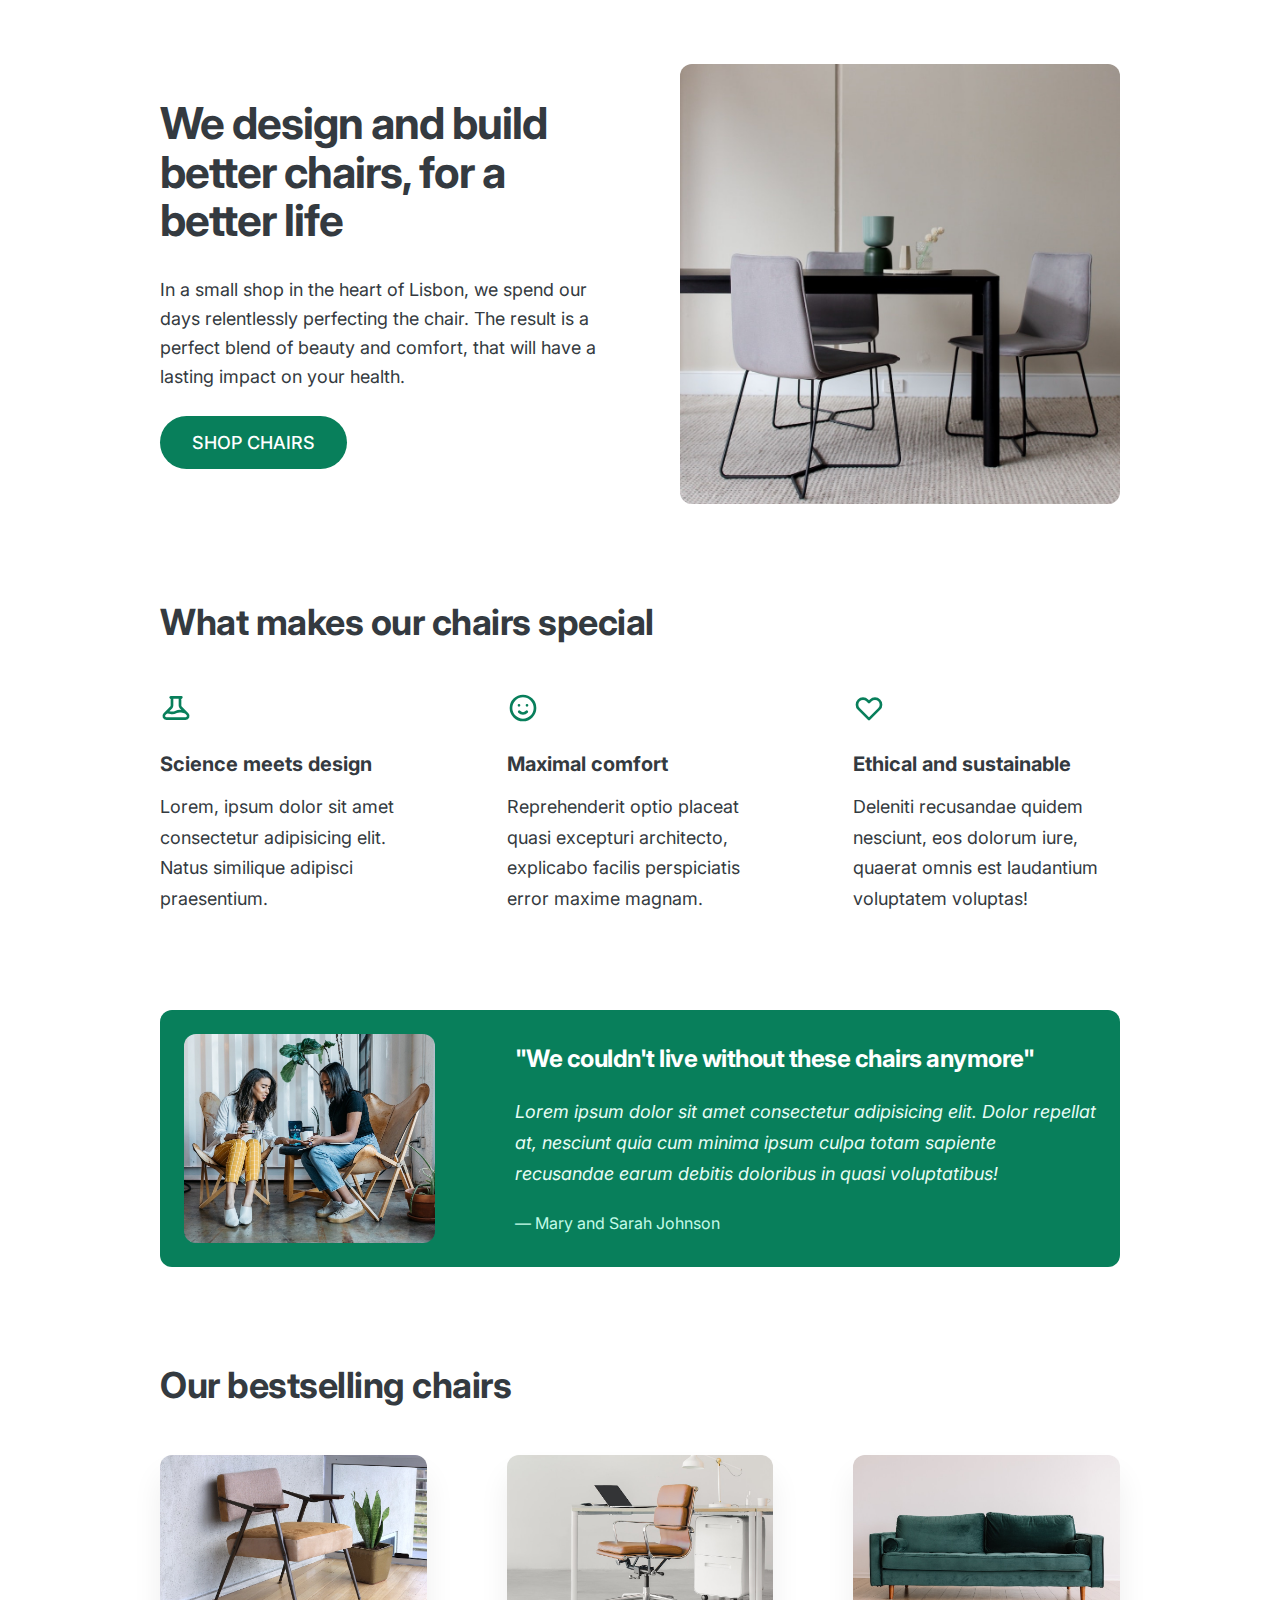
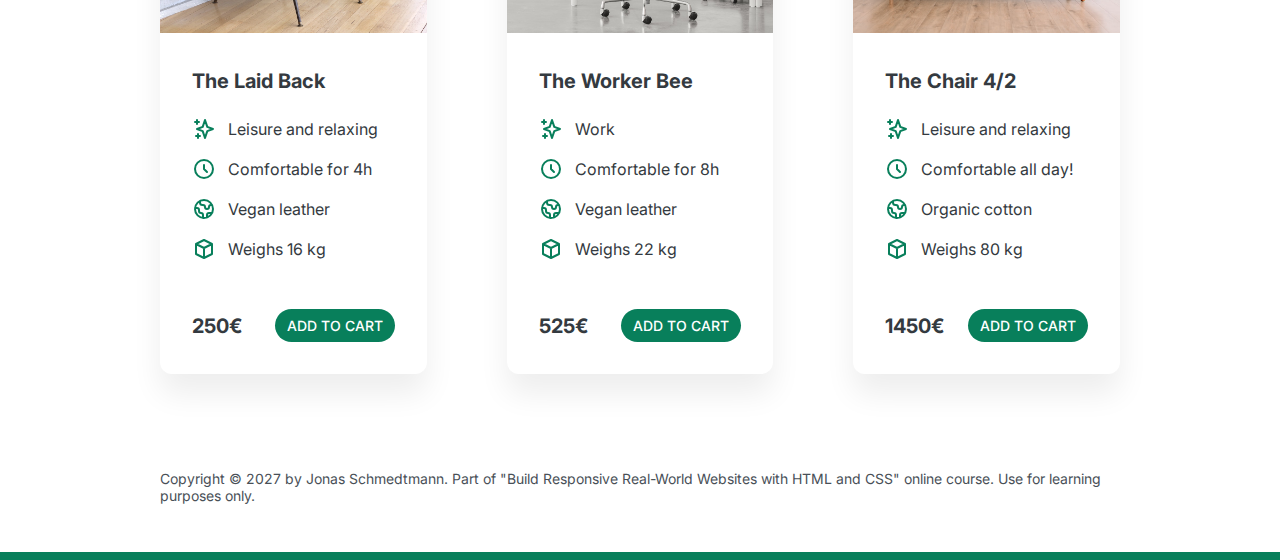
<file: 01_Jonas_class/01_Chair_Shop/index.html>
<!DOCTYPE html>
<html lang="en">
  <head>
    <meta charset="UTF-8" />
    <meta http-equiv="X-UA-Compatible" content="IE=edge" />
    <meta name="viewport" content="width=device-width, initial-scale=1.0" />
    <link rel="preconnect" href="https://fonts.googleapis.com" />
    <link rel="preconnect" href="https://fonts.gstatic.com" crossorigin />
    <link
      href="https://fonts.googleapis.com/css2?family=Inter:wght@400;500;700&display=swap"
      rel="stylesheet"
    />

    <link rel="stylesheet" href="style.css" />
    <title>Lisbon Chair Shop</title>
  </head>

  <body>
    <div class="container">
      <header>
        <div class="header-text-box">
          <h1>We design and build better chairs, for a better life</h1>
          <p class="header-text">
            In a small shop in the heart of Lisbon, we spend our days
            relentlessly perfecting the chair. The result is a perfect blend of
            beauty and comfort, that will have a lasting impact on your health.
          </p>
          <a class="btn btn--big" href="#">Shop chairs</a>
        </div>
        <img src="hero.jpg" alt="Photo" />
      </header>

      <section>
        <h2>What makes our chairs special</h2>
        <div class="grid-3-cols">
          <div>
            <svg
              xmlns="http://www.w3.org/2000/svg"
              class="features-icon"
              fill="none"
              viewBox="0 0 24 24"
              stroke="currentColor"
            >
              <path
                stroke-linecap="round"
                stroke-linejoin="round"
                stroke-width="2"
                d="M19.428 15.428a2 2 0 00-1.022-.547l-2.387-.477a6 6 0 00-3.86.517l-.318.158a6 6 0 01-3.86.517L6.05 15.21a2 2 0 00-1.806.547M8 4h8l-1 1v5.172a2 2 0 00.586 1.414l5 5c1.26 1.26.367 3.414-1.415 3.414H4.828c-1.782 0-2.674-2.154-1.414-3.414l5-5A2 2 0 009 10.172V5L8 4z"
              />
            </svg>
            <p class="features-title"><strong>Science meets design</strong></p>
            <p class="features-text">
              Lorem, ipsum dolor sit amet consectetur adipisicing elit. Natus
              similique adipisci praesentium.
            </p>
          </div>

          <div>
            <svg
              xmlns="http://www.w3.org/2000/svg"
              class="features-icon"
              fill="none"
              viewBox="0 0 24 24"
              stroke="currentColor"
            >
              <path
                stroke-linecap="round"
                stroke-linejoin="round"
                stroke-width="2"
                d="M14.828 14.828a4 4 0 01-5.656 0M9 10h.01M15 10h.01M21 12a9 9 0 11-18 0 9 9 0 0118 0z"
              />
            </svg>
            <p class="features-title">
              <strong>Maximal comfort</strong>
            </p>
            <p class="features-text">
              Reprehenderit optio placeat quasi excepturi architecto, explicabo
              facilis perspiciatis error maxime magnam.
            </p>
          </div>

          <div>
            <svg
              xmlns="http://www.w3.org/2000/svg"
              class="features-icon"
              fill="none"
              viewBox="0 0 24 24"
              stroke="currentColor"
            >
              <path
                stroke-linecap="round"
                stroke-linejoin="round"
                stroke-width="2"
                d="M4.318 6.318a4.5 4.5 0 000 6.364L12 20.364l7.682-7.682a4.5 4.5 0 00-6.364-6.364L12 7.636l-1.318-1.318a4.5 4.5 0 00-6.364 0z"
              />
            </svg>
            <p class="features-title">
              <strong>Ethical and sustainable</strong>
            </p>
            <p class="features-text">
              Deleniti recusandae quidem nesciunt, eos dolorum iure, quaerat
              omnis est laudantium voluptatem voluptas!
            </p>
          </div>
        </div>
      </section>

      <section class="testimonial-section">
        <div class="grid-3-cols">
          <img src="customers.jpg" alt="People sitting on chairs" />
          <div class="testimonial-box">
            <h2>"We couldn't live without these chairs anymore"</h2>
            <blockquote class="testimonial-text">
              Lorem ipsum dolor sit amet consectetur adipisicing elit. Dolor
              repellat at, nesciunt quia cum minima ipsum culpa totam sapiente
              recusandae earum debitis doloribus in quasi voluptatibus!
            </blockquote>
            <p class="testimonial-author">&mdash; Mary and Sarah Johnson</p>
          </div>
        </div>
      </section>

      <section>
        <h2>Our bestselling chairs</h2>
        <div class="grid-3-cols">
          <figure class="chair">
            <img src="chair-1.jpg" alt="Chair" />
            <div class="chair-box">
              <h3>The Laid Back</h3>
              <ul class="chair-details">
                <li>
                  <svg
                    xmlns="http://www.w3.org/2000/svg"
                    class="chair-icon"
                    fill="none"
                    viewBox="0 0 24 24"
                    stroke="currentColor"
                  >
                    <path
                      stroke-linecap="round"
                      stroke-linejoin="round"
                      stroke-width="2"
                      d="M5 3v4M3 5h4M6 17v4m-2-2h4m5-16l2.286 6.857L21 12l-5.714 2.143L13 21l-2.286-6.857L5 12l5.714-2.143L13 3z"
                    />
                  </svg>
                  <!-- Span is a generic INLINE text element, it doesn't have any meaning. It's like a div element, but inline -->
                  <span>Leisure and relaxing</span>
                </li>
                <li>
                  <svg
                    xmlns="http://www.w3.org/2000/svg"
                    class="chair-icon"
                    fill="none"
                    viewBox="0 0 24 24"
                    stroke="currentColor"
                  >
                    <path
                      stroke-linecap="round"
                      stroke-linejoin="round"
                      stroke-width="2"
                      d="M12 8v4l3 3m6-3a9 9 0 11-18 0 9 9 0 0118 0z"
                    />
                  </svg>
                  <span>Comfortable for 4h</span>
                </li>
                <li>
                  <svg
                    xmlns="http://www.w3.org/2000/svg"
                    class="chair-icon"
                    fill="none"
                    viewBox="0 0 24 24"
                    stroke="currentColor"
                  >
                    <path
                      stroke-linecap="round"
                      stroke-linejoin="round"
                      stroke-width="2"
                      d="M3.055 11H5a2 2 0 012 2v1a2 2 0 002 2 2 2 0 012 2v2.945M8 3.935V5.5A2.5 2.5 0 0010.5 8h.5a2 2 0 012 2 2 2 0 104 0 2 2 0 012-2h1.064M15 20.488V18a2 2 0 012-2h3.064M21 12a9 9 0 11-18 0 9 9 0 0118 0z"
                    />
                  </svg>
                  <span>Vegan leather</span>
                </li>
                <li>
                  <svg
                    xmlns="http://www.w3.org/2000/svg"
                    class="chair-icon"
                    fill="none"
                    viewBox="0 0 24 24"
                    stroke="currentColor"
                  >
                    <path
                      stroke-linecap="round"
                      stroke-linejoin="round"
                      stroke-width="2"
                      d="M20 7l-8-4-8 4m16 0l-8 4m8-4v10l-8 4m0-10L4 7m8 4v10M4 7v10l8 4"
                    />
                  </svg>
                  <span>Weighs 16 kg</span>
                </li>
              </ul>
              <div class="chair-price">
                <strong>250€</strong>
                <a href="#" class="btn btn--small">Add to cart</a>
              </div>
            </div>
          </figure>

          <figure class="chair">
            <img src="chair-2.jpg" alt="Chair" />
            <div class="chair-box">
              <h3>The Worker Bee</h3>
              <ul class="chair-details">
                <li>
                  <svg
                    xmlns="http://www.w3.org/2000/svg"
                    class="chair-icon"
                    fill="none"
                    viewBox="0 0 24 24"
                    stroke="currentColor"
                  >
                    <path
                      stroke-linecap="round"
                      stroke-linejoin="round"
                      stroke-width="2"
                      d="M5 3v4M3 5h4M6 17v4m-2-2h4m5-16l2.286 6.857L21 12l-5.714 2.143L13 21l-2.286-6.857L5 12l5.714-2.143L13 3z"
                    />
                  </svg>
                  <span>Work</span>
                </li>
                <li>
                  <svg
                    xmlns="http://www.w3.org/2000/svg"
                    class="chair-icon"
                    fill="none"
                    viewBox="0 0 24 24"
                    stroke="currentColor"
                  >
                    <path
                      stroke-linecap="round"
                      stroke-linejoin="round"
                      stroke-width="2"
                      d="M12 8v4l3 3m6-3a9 9 0 11-18 0 9 9 0 0118 0z"
                    />
                  </svg>
                  <span>Comfortable for 8h</span>
                </li>
                <li>
                  <svg
                    xmlns="http://www.w3.org/2000/svg"
                    class="chair-icon"
                    fill="none"
                    viewBox="0 0 24 24"
                    stroke="currentColor"
                  >
                    <path
                      stroke-linecap="round"
                      stroke-linejoin="round"
                      stroke-width="2"
                      d="M3.055 11H5a2 2 0 012 2v1a2 2 0 002 2 2 2 0 012 2v2.945M8 3.935V5.5A2.5 2.5 0 0010.5 8h.5a2 2 0 012 2 2 2 0 104 0 2 2 0 012-2h1.064M15 20.488V18a2 2 0 012-2h3.064M21 12a9 9 0 11-18 0 9 9 0 0118 0z"
                    />
                  </svg>
                  <span>Vegan leather</span>
                </li>
                <li>
                  <svg
                    xmlns="http://www.w3.org/2000/svg"
                    class="chair-icon"
                    fill="none"
                    viewBox="0 0 24 24"
                    stroke="currentColor"
                  >
                    <path
                      stroke-linecap="round"
                      stroke-linejoin="round"
                      stroke-width="2"
                      d="M20 7l-8-4-8 4m16 0l-8 4m8-4v10l-8 4m0-10L4 7m8 4v10M4 7v10l8 4"
                    />
                  </svg>
                  <span>Weighs 22 kg</span>
                </li>
              </ul>
              <div class="chair-price">
                <strong>525€</strong>
                <a href="#" class="btn btn--small">Add to cart</a>
              </div>
            </div>
          </figure>

          <figure class="chair">
            <img src="chair-3.jpg" alt="Chair" />
            <div class="chair-box">
              <h3>The Chair 4/2</h3>
              <ul class="chair-details">
                <li>
                  <svg
                    xmlns="http://www.w3.org/2000/svg"
                    class="chair-icon"
                    fill="none"
                    viewBox="0 0 24 24"
                    stroke="currentColor"
                  >
                    <path
                      stroke-linecap="round"
                      stroke-linejoin="round"
                      stroke-width="2"
                      d="M5 3v4M3 5h4M6 17v4m-2-2h4m5-16l2.286 6.857L21 12l-5.714 2.143L13 21l-2.286-6.857L5 12l5.714-2.143L13 3z"
                    />
                  </svg>
                  <span>Leisure and relaxing</span>
                </li>
                <li>
                  <svg
                    xmlns="http://www.w3.org/2000/svg"
                    class="chair-icon"
                    fill="none"
                    viewBox="0 0 24 24"
                    stroke="currentColor"
                  >
                    <path
                      stroke-linecap="round"
                      stroke-linejoin="round"
                      stroke-width="2"
                      d="M12 8v4l3 3m6-3a9 9 0 11-18 0 9 9 0 0118 0z"
                    />
                  </svg>
                  <span>Comfortable all day!</span>
                </li>
                <li>
                  <svg
                    xmlns="http://www.w3.org/2000/svg"
                    class="chair-icon"
                    fill="none"
                    viewBox="0 0 24 24"
                    stroke="currentColor"
                  >
                    <path
                      stroke-linecap="round"
                      stroke-linejoin="round"
                      stroke-width="2"
                      d="M3.055 11H5a2 2 0 012 2v1a2 2 0 002 2 2 2 0 012 2v2.945M8 3.935V5.5A2.5 2.5 0 0010.5 8h.5a2 2 0 012 2 2 2 0 104 0 2 2 0 012-2h1.064M15 20.488V18a2 2 0 012-2h3.064M21 12a9 9 0 11-18 0 9 9 0 0118 0z"
                    />
                  </svg>
                  <span>Organic cotton</span>
                </li>
                <li>
                  <svg
                    xmlns="http://www.w3.org/2000/svg"
                    class="chair-icon"
                    fill="none"
                    viewBox="0 0 24 24"
                    stroke="currentColor"
                  >
                    <path
                      stroke-linecap="round"
                      stroke-linejoin="round"
                      stroke-width="2"
                      d="M20 7l-8-4-8 4m16 0l-8 4m8-4v10l-8 4m0-10L4 7m8 4v10M4 7v10l8 4"
                    />
                  </svg>
                  <span>Weighs 80 kg</span>
                </li>
              </ul>
              <div class="chair-price">
                <strong>1450€</strong>
                <a href="#" class="btn btn--small">Add to cart</a>
              </div>
            </div>
          </figure>
        </div>
      </section>

      <footer>
        Copyright &copy; 2027 by Jonas Schmedtmann. Part of "Build Responsive
        Real-World Websites with HTML and CSS" online course. Use for learning
        purposes only.
      </footer>
    </div>
  </body>
</html>
</file>
<file: 01_Jonas_class/01_Chair_Shop/style.css>
/*
SPACING SYSTEM (px)
2 / 4 / 8 / 12 / 16 / 24 / 32 / 48 / 64 / 80 / 96 / 128

FONT SIZE SYSTEM (px)
10 / 12 / 14 / 16 / 18 / 20 / 24 / 30 / 36 / 44 / 52 / 62 / 74 / 86 / 98
*/

* {
  margin: 0;
  padding: 0;
  box-sizing: border-box;
}

/* ------------------------ */
/* GENERAL STYLES */
/* ------------------------ */
body {
  font-family: "Inter", sans-serif;
  color: #343a40;
  border-bottom: 8px solid #087f5b;
}

.container {
  width: 960px;
  margin: 0 auto;
}

header,
section {
  margin-bottom: 96px;
}

h2 {
  margin-bottom: 48px;
  font-size: 36px;
  letter-spacing: -0.5px;
}

.grid-3-cols {
  display: grid;
  grid-template-columns: repeat(3, 1fr);
  column-gap: 80px;
}

.btn:link,
.btn:visited {
  background-color: #087f5b;
  color: #fff;
  text-decoration: none;
  text-transform: uppercase;
  font-weight: 500;
  display: inline-block;
  border-radius: 100px;
}

.btn:hover,
.btn:active {
  background-color: #099268;
}

.btn--big {
  font-size: 18px;
  padding: 16px 32px;
}

.btn--small {
  font-size: 14px;
  padding: 8px 12px;
}

img {
  border-radius: 12px;
}

/* ------------------------ */
/* COMPONENT STYLES */
/* ------------------------ */

/* HEADER */
header {
  display: grid;
  grid-template-columns: repeat(2, 1fr);
  column-gap: 80px;
  margin-top: 64px;
}

.header-text-box {
  align-self: center;
}

h1 {
  margin-bottom: 32px;
  font-size: 44px;
  line-height: 1.1;
  letter-spacing: -1px;
}

.header-text {
  margin-bottom: 24px;
  font-size: 18px;
  line-height: 1.6;
}

img {
  width: 100%;
}

/* FEATURES */
.features-icon {
  stroke: #087f5b;
  width: 32px;
  height: 32px;
  margin-bottom: 24px;
}

.features-title {
  margin-bottom: 16px;
  font-size: 20px;
}

.features-text {
  font-size: 18px;
  line-height: 1.7;
}

/* TESTIMONIAL */
.testimonial-section {
  background-color: #087f5b;
  color: #fff;
  padding: 24px;
  border-radius: 12px;
}

.testimonial-box {
  grid-column: 2 / -1;
  align-self: center;
}

.testimonial-box h2 {
  margin-bottom: 24px;
  font-size: 24px;
}

.testimonial-text {
  font-style: italic;
  margin-bottom: 24px;
  font-size: 18px;
  line-height: 1.7;
  color: #e6fcf5;
}

.testimonial-author {
  color: #c3fae8;
}

/* CHAIRS */
.chair {
  box-shadow: 0 20px 30px 0 rgba(0, 0, 0, 0.07);
  border-radius: 12px;
}

.chair img {
  border-bottom-left-radius: 0;
  border-bottom-right-radius: 0;
}

.chair-box {
  padding: 32px;
}

h3 {
  margin-bottom: 24px;
  font-size: 20px;
}

.chair-details {
  list-style: none;
  margin-bottom: 48px;
}

.chair-details li {
  display: flex;
  align-items: center;
  gap: 12px;
  margin-bottom: 16px;
}

.chair-details li:last-child {
  margin-bottom: 0;
}

.chair-icon {
  stroke: #087f5b;
  width: 24px;
  height: 24px;
}

.chair-price {
  display: flex;
  justify-content: space-between;
  align-items: center;
  font-size: 20px;
}

footer {
  margin-bottom: 48px;
  font-size: 14px;
  color: #495057;
}
</file>
